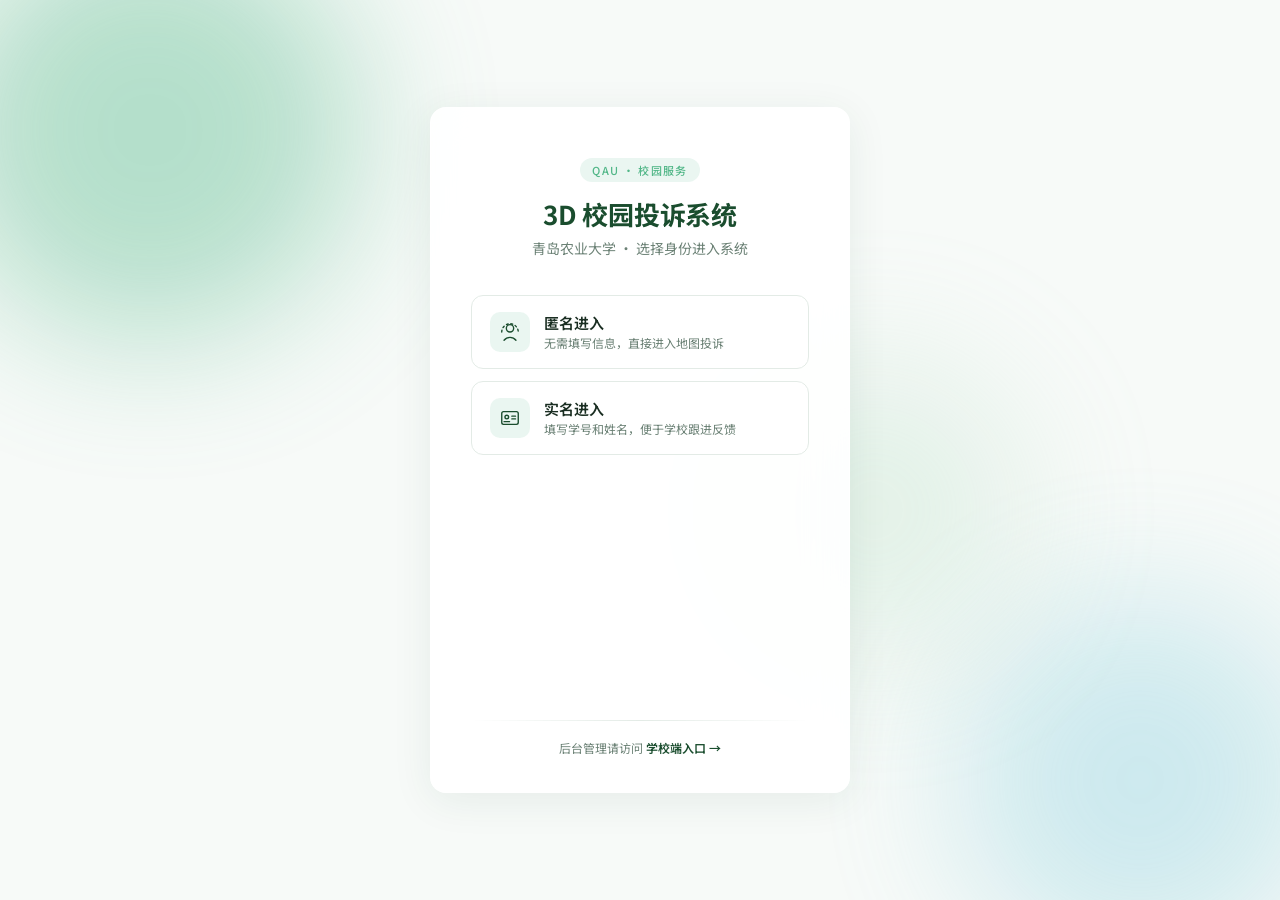
<file: index.html>
<!DOCTYPE html>
<html lang="zh-CN">
<head>
<meta charset="UTF-8">
<meta name="viewport" content="width=device-width, initial-scale=1.0">
<title>3D校园投诉系统 - 入口</title>
<link rel="preconnect" href="https://fonts.googleapis.com">
<link rel="preconnect" href="https://fonts.gstatic.com" crossorigin>
<link href="https://fonts.googleapis.com/css2?family=Noto+Sans+SC:wght@400;500;700&display=swap" rel="stylesheet">
<link rel="stylesheet" href="css/common.css">
<link rel="stylesheet" href="css/entrance.css">
</head>
<body class="entrance-body">

<!-- 背景光斑层 -->
<div class="ambient-bg">
  <span class="blob blob-1"></span>
  <span class="blob blob-2"></span>
  <span class="blob blob-3"></span>
</div>

<main class="entrance-card">
  <div class="card-header">
    <div class="eyebrow">QAU · 校园服务</div>
    <h1 class="entrance-title">3D 校园投诉系统</h1>
    <p class="entrance-subtitle">青岛农业大学 · 选择身份进入系统</p>
  </div>

  <!-- 选项区 -->
  <div class="entrance-options" id="options-area">
    <button class="entrance-btn anonymous" onclick="enterAnonymous()">
      <span class="btn-icon" aria-hidden="true">
        <svg viewBox="0 0 24 24" fill="none" stroke="currentColor" stroke-width="1.5" stroke-linecap="round" stroke-linejoin="round">
          <circle cx="12" cy="8" r="4"/>
          <path d="M5.5 21a8.38 8.38 0 0 1 13 0"/>
          <path d="M3 12a9 9 0 0 1 18 0" stroke-dasharray="2 3"/>
        </svg>
      </span>
      <span class="label-wrap">
        <span class="main">匿名进入</span>
        <span class="desc">无需填写信息，直接进入地图投诉</span>
      </span>
      <span class="arrow" aria-hidden="true">
        <svg viewBox="0 0 24 24" fill="none" stroke="currentColor" stroke-width="1.5" stroke-linecap="round" stroke-linejoin="round"><path d="M5 12h14M13 6l6 6-6 6"/></svg>
      </span>
    </button>
    <button class="entrance-btn realname" onclick="showRealnameForm()">
      <span class="btn-icon" aria-hidden="true">
        <svg viewBox="0 0 24 24" fill="none" stroke="currentColor" stroke-width="1.5" stroke-linecap="round" stroke-linejoin="round">
          <rect x="3" y="5" width="18" height="14" rx="2"/>
          <circle cx="8.5" cy="11" r="2"/>
          <path d="M14 10h4M14 13h4M5.5 16h6"/>
        </svg>
      </span>
      <span class="label-wrap">
        <span class="main">实名进入</span>
        <span class="desc">填写学号和姓名，便于学校跟进反馈</span>
      </span>
      <span class="arrow" aria-hidden="true">
        <svg viewBox="0 0 24 24" fill="none" stroke="currentColor" stroke-width="1.5" stroke-linecap="round" stroke-linejoin="round"><path d="M5 12h14M13 6l6 6-6 6"/></svg>
      </span>
    </button>
  </div>

  <!-- 实名表单 -->
  <div class="realname-form" id="realname-form">
    <div class="form-group">
      <label for="student-id">学号</label>
      <input type="text" id="student-id" placeholder="请输入学号" autocomplete="off">
    </div>
    <div class="form-group">
      <label for="student-name">姓名</label>
      <input type="text" id="student-name" placeholder="请输入姓名" autocomplete="off">
    </div>
    <div class="form-actions">
      <button class="btn btn-secondary" onclick="backToOptions()">返回</button>
      <button class="btn btn-primary" onclick="enterRealname()">进入系统</button>
    </div>
  </div>

  <div class="entrance-divider"></div>
  <div class="entrance-footer">
    后台管理请访问 <a href="admin.html" class="admin-link">学校端入口 →</a>
  </div>
</main>

<div id="toast"></div>

<script src="js/storage.js"></script>
<script>
function showToast(msg, type='info') {
  const toast = document.getElementById('toast');
  toast.className = type;
  toast.innerHTML = `<span class="toast-icon">${type==='success'?'✅':type==='error'?'❌':'ℹ️'}</span>${msg}`;
  toast.classList.add('show');
  clearTimeout(window._toastTimer);
  window._toastTimer = setTimeout(() => toast.classList.remove('show'), 2500);
}

// 匿名进入
function enterAnonymous() {
  Store.setUser({ type: 'anonymous', studentId: '', name: '匿名用户' });
  window.location.href = 'student.html';
}

// 显示实名表单
function showRealnameForm() {
  document.getElementById('options-area').classList.add('hide');
  document.getElementById('realname-form').classList.add('show');
}

// 返回选项
function backToOptions() {
  document.getElementById('options-area').classList.remove('hide');
  document.getElementById('realname-form').classList.remove('show');
}

// 实名进入
function enterRealname() {
  const id = document.getElementById('student-id').value.trim();
  const name = document.getElementById('student-name').value.trim();
  if (!id) { showToast('请输入学号', 'error'); return; }
  if (!name) { showToast('请输入姓名', 'error'); return; }
  Store.setUser({ type: 'realname', studentId: id, name: name });
  showToast('欢迎，' + name + '！', 'success');
  setTimeout(() => { window.location.href = 'student.html'; }, 600);
}
</script>
</body>
</html>
</file>
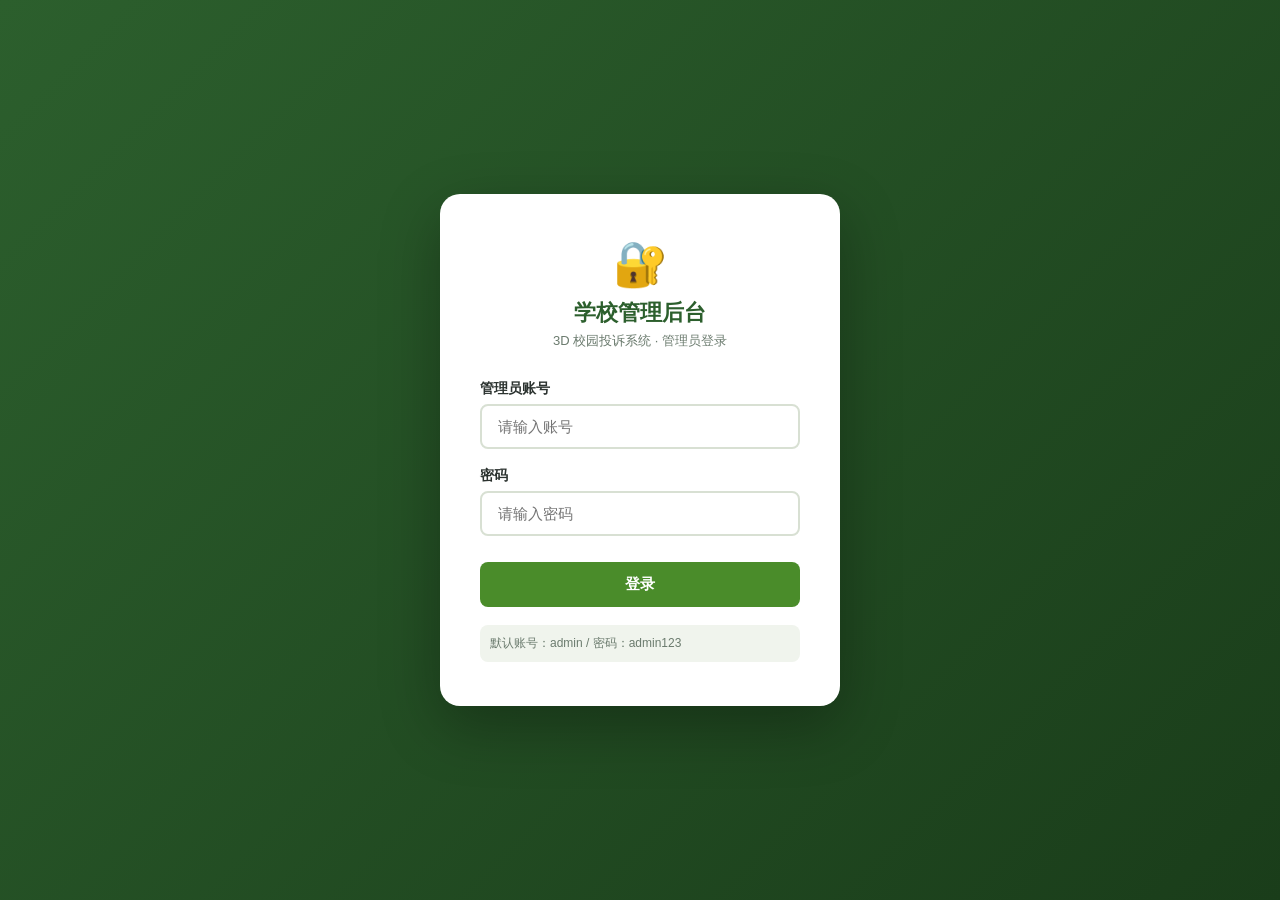
<file: admin.html>
<!DOCTYPE html>
<html lang="zh-CN">
<head>
<meta charset="UTF-8">
<meta name="viewport" content="width=device-width, initial-scale=1.0">
<title>3D校园投诉系统 - 学校后台</title>
<link rel="stylesheet" href="css/common.css">
<link rel="stylesheet" href="css/admin.css">
</head>
<body class="admin-body">

<!-- ═══ 登录页 ═══ -->
<div id="login-page" class="login-wrapper">
  <div class="login-card">
    <div class="login-logo">🔐</div>
    <h1>学校管理后台</h1>
    <p class="login-sub">3D 校园投诉系统 · 管理员登录</p>
    <div class="login-form">
      <div class="form-group">
        <label>管理员账号</label>
        <input type="text" id="admin-account" placeholder="请输入账号" autocomplete="off">
      </div>
      <div class="form-group">
        <label>密码</label>
        <input type="password" id="admin-password" placeholder="请输入密码">
      </div>
      <button class="btn btn-primary" onclick="adminLogin()">登录</button>
      <div class="login-hint">默认账号：admin / 密码：admin123</div>
    </div>
  </div>
</div>

<!-- ═══ 后台主体 ═══ -->
<div id="admin-page" class="admin-layout" style="display:none;">
  <header class="admin-header">
    <div class="header-left">
      <span class="logo">🏫</span>
      <h1>校园投诉管理后台</h1>
    </div>
    <div class="header-right">
      <span class="admin-info">管理员 admin</span>
      <button class="logout-btn" onclick="adminLogout()">退出登录</button>
    </div>
  </header>

  <main class="admin-main">
    <!-- 统计卡片 -->
    <div class="stats-grid" id="stats-grid"></div>

    <!-- 筛选栏 -->
    <div class="filter-bar">
      <label>方向：</label>
      <select id="filter-category">
        <option value="">全部</option>
        <option value="hygiene">卫生问题</option>
        <option value="safety">安全隐患</option>
        <option value="other">其他</option>
      </select>
      <label>状态：</label>
      <select id="filter-status">
        <option value="">全部</option>
        <option value="pending">待回复</option>
        <option value="replied">已回复</option>
      </select>
      <label>搜索：</label>
      <input type="text" id="filter-search" placeholder="建筑/内容/投诉人...">
      <button class="clear-btn" onclick="clearFilters()">清空筛选</button>
    </div>

    <!-- 投诉列表 -->
    <div class="complaint-table-wrap">
      <div class="table-header">
        <h2>投诉列表</h2>
        <span class="count" id="list-count"></span>
      </div>
      <div id="table-content"></div>
    </div>
  </main>
</div>

<!-- ═══ 详情/回复弹窗 ═══ -->
<div id="detail-modal">
  <div class="modal-card">
    <div class="modal-header">
      <h2 id="modal-title">投诉详情</h2>
      <button class="close-btn" onclick="closeModal()">✕</button>
    </div>
    <div class="modal-body" id="modal-body"></div>
  </div>
</div>

<div id="toast"></div>

<script src="js/storage.js"></script>
<script src="js/campus-data.js"></script>
<script>
// ═══ Toast ═══
function showToast(msg, type='info') {
  const toast = document.getElementById('toast');
  toast.className = type;
  toast.innerHTML = `<span class="toast-icon">${type==='success'?'✅':type==='error'?'❌':'ℹ️'}</span>${msg}`;
  toast.classList.add('show');
  clearTimeout(window._toastTimer);
  window._toastTimer = setTimeout(() => toast.classList.remove('show'), 3000);
}

// ═══ 登录状态 ═══
const ADMIN_ACCOUNT = 'admin';
const ADMIN_PASSWORD = 'admin123';

function checkLogin() {
  if (localStorage.getItem('qau_admin') === '1') {
    showAdmin();
  }
}

function adminLogin() {
  const acc = document.getElementById('admin-account').value.trim();
  const pwd = document.getElementById('admin-password').value.trim();
  if (!acc || !pwd) { showToast('请输入账号和密码', 'error'); return; }
  if (acc === ADMIN_ACCOUNT && pwd === ADMIN_PASSWORD) {
    localStorage.setItem('qau_admin', '1');
    showToast('登录成功', 'success');
    setTimeout(showAdmin, 500);
  } else {
    showToast('账号或密码错误', 'error');
  }
}

function adminLogout() {
  localStorage.removeItem('qau_admin');
  document.getElementById('admin-page').style.display = 'none';
  document.getElementById('login-page').style.display = 'flex';
  document.getElementById('admin-account').value = '';
  document.getElementById('admin-password').value = '';
}

function showAdmin() {
  document.getElementById('login-page').style.display = 'none';
  document.getElementById('admin-page').style.display = 'flex';
  renderAll();
}

// ═══ 渲染统计 ═══
function renderStats() {
  const list = Store.getComplaints();
  const stats = {
    total: list.length,
    hygiene: list.filter(c => c.category === 'hygiene').length,
    safety: list.filter(c => c.category === 'safety').length,
    other: list.filter(c => c.category === 'other').length,
    pending: list.filter(c => c.status === 'pending').length,
    urgent: list.filter(c => c.urgency >= 4).length
  };
  const cards = [
    { key:'total', icon:'📊', num:stats.total, label:'投诉总数' },
    { key:'hygiene', icon:'🧹', num:stats.hygiene, label:'卫生问题' },
    { key:'safety', icon:'⚠️', num:stats.safety, label:'安全隐患' },
    { key:'other', icon:'📋', num:stats.other, label:'其他' },
    { key:'pending', icon:'⏳', num:stats.pending, label:'待回复' },
    { key:'urgent', icon:'🚨', num:stats.urgent, label:'紧急投诉' }
  ];
  document.getElementById('stats-grid').innerHTML = cards.map(c => `
    <div class="stat-card ${c.key}">
      <div class="stat-icon">${c.icon}</div>
      <div class="stat-info">
        <div class="num">${c.num}</div>
        <div class="label">${c.label}</div>
      </div>
    </div>
  `).join('');
}

// ═══ 筛选 ═══
function getFilteredList() {
  let list = Store.getComplaints();
  const cat = document.getElementById('filter-category').value;
  const status = document.getElementById('filter-status').value;
  const search = document.getElementById('filter-search').value.trim().toLowerCase();

  if (cat) list = list.filter(c => c.category === cat);
  if (status) list = list.filter(c => c.status === status);
  if (search) {
    list = list.filter(c =>
      (c.buildingName && c.buildingName.toLowerCase().includes(search)) ||
      (c.content && c.content.toLowerCase().includes(search)) ||
      (c.reporter && c.reporter.toLowerCase().includes(search))
    );
  }
  // 按紧迫度降序排列
  list.sort((a, b) => (b.urgency || 0) - (a.urgency || 0));
  return list;
}

// ═══ 渲染列表 ═══
function renderTable() {
  const list = getFilteredList();
  const content = document.getElementById('table-content');

  document.getElementById('list-count').textContent = `共 ${list.length} 条`;

  if (list.length === 0) {
    content.innerHTML = `
      <div class="empty-state">
        <div class="icon">📭</div>
        <p>暂无投诉记录</p>
      </div>`;
    return;
  }

  content.innerHTML = `
    <table>
      <thead>
        <tr>
          <th style="width:50px">紧迫</th>
          <th>投诉地点</th>
          <th>投诉方向</th>
          <th>投诉人员</th>
          <th>投诉内容</th>
          <th>提交时间</th>
          <th>状态</th>
          <th>操作</th>
        </tr>
      </thead>
      <tbody>
        ${list.map(c => `
          <tr>
            <td style="text-align:center;font-size:16px;">${'⭐'.repeat(c.urgency || 3)}</td>
            <td><strong>${c.buildingName}</strong></td>
            <td><span class="cat-tag ${c.category}">${c.categoryName}</span></td>
            <td>${c.reporter}</td>
            <td class="content-cell"><div class="text">${escapeHtml(c.content)}</div></td>
            <td style="white-space:nowrap;font-size:13px;color:var(--text-light);">${formatTime(c.createdAt)}</td>
            <td><span class="status-tag ${c.status}">${c.status==='pending'?'待回复':'已回复'}</span></td>
            <td style="white-space:nowrap;">
              <button class="action-btn view" onclick="viewDetail('${c.id}')">详情</button>
              <button class="action-btn reply" onclick="openReply('${c.id}')">回复</button>
              <button class="action-btn delete" onclick="deleteComplaint('${c.id}')">删除</button>
            </td>
          </tr>
        `).join('')}
      </tbody>
    </table>
  `;
}

function renderAll() {
  renderStats();
  renderTable();
}

// ═══ 详情/回复 ═══
function viewDetail(id) {
  const c = Store.getComplaints().find(x => x.id === id);
  if (!c) return;
  document.getElementById('modal-title').textContent = '投诉详情';
  document.getElementById('modal-body').innerHTML = `
    <div class="detail-row"><div class="label">投诉地点</div><div class="value"><strong>${c.buildingName}</strong></div></div>
    <div class="detail-row"><div class="label">投诉方向</div><div class="value"><span class="cat-tag ${c.category}">${c.categoryName}</span></div></div>
    <div class="detail-row"><div class="label">投诉人员</div><div class="value">${c.reporter}</div></div>
    <div class="detail-row"><div class="label">提交时间</div><div class="value">${formatTime(c.createdAt)}</div></div>
    <div class="detail-row"><div class="label">投诉内容</div><div class="value"><div class="content-box">${escapeHtml(c.content)}</div></div></div>
    <div class="detail-row"><div class="label">回复状态</div><div class="value"><span class="status-tag ${c.status}">${c.status==='pending'?'待回复':'已回复'}</span></div></div>
    ${c.reply ? `<div class="detail-row"><div class="label">学校回复</div><div class="value"><div class="content-box" style="background:#e8f5e0;">${escapeHtml(c.reply)}</div></div></div>` : ''}
  `;
  document.getElementById('detail-modal').classList.add('show');
}

function openReply(id) {
  const c = Store.getComplaints().find(x => x.id === id);
  if (!c) return;
  document.getElementById('modal-title').textContent = '回复投诉';
  document.getElementById('modal-body').innerHTML = `
    <div class="detail-row"><div class="label">投诉地点</div><div class="value"><strong>${c.buildingName}</strong></div></div>
    <div class="detail-row"><div class="label">投诉方向</div><div class="value"><span class="cat-tag ${c.category}">${c.categoryName}</span></div></div>
    <div class="detail-row"><div class="label">投诉内容</div><div class="value"><div class="content-box">${escapeHtml(c.content)}</div></div></div>
    <div class="reply-section">
      <label>学校回复内容</label>
      <textarea id="reply-text" placeholder="请输入回复内容...">${c.reply || ''}</textarea>
      <button class="btn btn-primary" onclick="submitReply('${c.id}')">提交回复</button>
    </div>
  `;
  document.getElementById('detail-modal').classList.add('show');
}

function submitReply(id) {
  const text = document.getElementById('reply-text').value.trim();
  if (!text) { showToast('请输入回复内容', 'error'); return; }
  const result = checkReplySensitive(text);
  if (!result.passed) { showToast(result.message, 'error'); return; }
  Store.updateComplaint(id, { reply: text, status: 'replied' });
  showToast('回复成功', 'success');
  closeModal();
  renderAll();
}

function deleteComplaint(id) {
  if (!confirm('确定删除该投诉记录？此操作不可撤销。')) return;
  Store.deleteComplaint(id);
  showToast('已删除', 'success');
  renderAll();
}

function closeModal() {
  document.getElementById('detail-modal').classList.remove('show');
}

// 回复内容也做基础敏感词校验
function checkReplySensitive(text) {
  if (typeof checkSensitive === 'function') {
    return checkSensitive(text);
  }
  return { passed: true };
}

// ═══ 工具函数 ═══
function escapeHtml(str) {
  if (!str) return '';
  return str.replace(/&/g,'&amp;').replace(/</g,'&lt;').replace(/>/g,'&gt;').replace(/"/g,'&quot;').replace(/'/g,'&#39;');
}

function formatTime(iso) {
  const d = new Date(iso);
  const pad = n => String(n).padStart(2,'0');
  return `${d.getMonth()+1}/${d.getDate()} ${pad(d.getHours())}:${pad(d.getMinutes())}`;
}

function clearFilters() {
  document.getElementById('filter-category').value = '';
  document.getElementById('filter-status').value = '';
  document.getElementById('filter-search').value = '';
  renderTable();
}

// ═══ 事件绑定 ═══
document.getElementById('filter-category').addEventListener('change', renderTable);
document.getElementById('filter-status').addEventListener('change', renderTable);
document.getElementById('filter-search').addEventListener('input', renderTable);
document.getElementById('detail-modal').addEventListener('click', (e) => {
  if (e.target.id === 'detail-modal') closeModal();
});
document.getElementById('admin-password').addEventListener('keydown', (e) => {
  if (e.key === 'Enter') adminLogin();
});

// 回车登录
document.getElementById('admin-account').addEventListener('keydown', (e) => {
  if (e.key === 'Enter') document.getElementById('admin-password').focus();
});

// 加载敏感词库脚本（后台也需要）
const sScript = document.createElement('script');
sScript.src = 'js/sensitive-words.js';
document.head.appendChild(sScript);

// 初始化
checkLogin();
</script>
</body>
</html>
</file>
<file: css/common.css>
/* ═══ 公共样式 - 3D校园投诉系统 ═══ */
*, *::before, *::after { box-sizing: border-box; margin: 0; padding: 0; }

:root {
  --primary: #2c5f2d;
  --primary-light: #4a8c2a;
  --primary-dark: #1f4520;
  --accent: #4aa8d8;
  --bg: #f0f4ed;
  --card-bg: #ffffff;
  --text: #2c3330;
  --text-light: #6b7b6e;
  --border: #d8e0d3;
  --shadow: 0 4px 24px rgba(0,0,0,0.10);
  --shadow-sm: 0 2px 8px rgba(0,0,0,0.08);
  --radius: 12px;
  --radius-sm: 8px;
  --danger: #e74c3c;
  --warning: #e67e22;
  --success: #27ae60;
  --info: #3498db;

  /* iOS 风格缓动曲线 */
  --ease-ios: cubic-bezier(0.25, 0.1, 0.25, 1.0);
  --spring: cubic-bezier(0.34, 1.56, 0.64, 1);
  --spring-soft: cubic-bezier(0.4, 1.4, 0.55, 1);
}

body {
  font-family: -apple-system, BlinkMacSystemFont, "Segoe UI", "PingFang SC", "Microsoft YaHei", sans-serif;
  background: var(--bg);
  color: var(--text);
  min-height: 100vh;
  -webkit-font-smoothing: antialiased;
}

button {
  font-family: inherit;
  cursor: pointer;
  border: none;
  transition: all 0.25s var(--ease-ios);
  -webkit-tap-highlight-color: transparent;
}

input, textarea, select {
  font-family: inherit;
  outline: none;
}

/* 按钮 */
.btn {
  padding: 10px 24px;
  border-radius: var(--radius-sm);
  font-size: 15px;
  font-weight: 600;
  transition: all 0.3s var(--spring);
  position: relative;
  overflow: hidden;
}
.btn:active { transform: scale(0.96); transition: transform 0.12s var(--spring); }

.btn-primary {
  background: var(--primary-light);
  color: #fff;
}
.btn-primary:hover { background: var(--primary); transform: translateY(-1px); box-shadow: var(--shadow-sm); }

.btn-secondary {
  background: #e0e6dc;
  color: var(--text);
}
.btn-secondary:hover { background: #d0d8c6; }
.btn-danger { background: var(--danger); color: #fff; }
.btn-danger:hover { background: #c0392b; }

/* Toast 提示 */
#toast {
  position: fixed;
  top: 24px;
  left: 50%;
  transform: translateX(-50%) translateY(-120px);
  background: rgba(255,255,255,0.96);
  backdrop-filter: blur(20px);
  -webkit-backdrop-filter: blur(20px);
  padding: 14px 28px;
  border-radius: 14px;
  box-shadow: 0 8px 32px rgba(0,0,0,0.12);
  z-index: 9999;
  font-size: 15px;
  font-weight: 500;
  transition: transform 0.5s var(--spring), opacity 0.3s var(--ease-ios);
  opacity: 0;
  display: flex;
  align-items: center;
  gap: 10px;
  max-width: 90%;
}
#toast.show { transform: translateX(-50%) translateY(0); opacity: 1; }
#toast.success { border-left: 4px solid var(--success); }
#toast.error { border-left: 4px solid var(--danger); }
#toast.info { border-left: 4px solid var(--info); }
#toast .toast-icon { font-size: 20px; }
</file>
<file: css/entrance.css>
/* ═══ 入口页样式 — 简约灵动 ═══ */

/* ── 本页专属变量 ── */
.entrance-body {
  --bg-base: #f7faf8;
  --card-bg: #ffffff;
  --ink: #1a2e22;
  --ink-soft: #6b8175;
  --brand: #1a4d2e;
  --accent: #52b788;
  --accent-soft: rgba(82, 183, 136, 0.12);
  --border: #e3ebe6;
  --radius-card: 16px;
  --radius-btn: 12px;
  --radius-input: 10px;

  display: flex;
  align-items: center;
  justify-content: center;
  background: var(--bg-base);
  min-height: 100vh;
  padding: 24px;
  font-family: "Noto Sans SC", -apple-system, BlinkMacSystemFont, sans-serif;
  position: relative;
  overflow: hidden;
}

/* ── 背景光斑层（签名灵动元素）── */
.ambient-bg {
  position: fixed;
  inset: 0;
  z-index: 0;
  overflow: hidden;
  pointer-events: none;
}

.blob {
  position: absolute;
  border-radius: 50%;
  filter: blur(70px);
  opacity: 0.4;
  will-change: transform;
}
.blob-1 {
  width: 420px; height: 420px;
  background: var(--accent);
  top: -80px; left: -60px;
  animation: float1 24s ease-in-out infinite;
}
.blob-2 {
  width: 360px; height: 360px;
  background: #6cc4d8;
  bottom: -60px; right: -40px;
  opacity: 0.3;
  animation: float2 28s ease-in-out infinite;
}
.blob-3 {
  width: 300px; height: 300px;
  background: #a8d8b9;
  top: 40%; right: 20%;
  opacity: 0.25;
  animation: float3 20s ease-in-out infinite;
}

@keyframes float1 {
  0%, 100% { transform: translate(0, 0) scale(1); }
  33%      { transform: translate(60px, 40px) scale(1.1); }
  66%      { transform: translate(-20px, 80px) scale(0.95); }
}
@keyframes float2 {
  0%, 100% { transform: translate(0, 0) scale(1); }
  50%      { transform: translate(-50px, -40px) scale(1.15); }
}
@keyframes float3 {
  0%, 100% { transform: translate(0, 0) scale(1); }
  40%      { transform: translate(-40px, 30px) scale(1.08); }
  70%      { transform: translate(30px, -50px) scale(0.92); }
}

/* ── 卡片 ── */
.entrance-card {
  position: relative;
  z-index: 1;
  background: rgba(255, 255, 255, 0.92);
  backdrop-filter: blur(20px);
  -webkit-backdrop-filter: blur(20px);
  border: 1px solid rgba(255, 255, 255, 0.6);
  border-radius: var(--radius-card);
  padding: 48px 40px 36px;
  box-shadow: 0 8px 40px rgba(26, 77, 46, 0.08);
  max-width: 420px;
  width: 100%;
  animation: cardIn 0.6s var(--spring);
}

@keyframes cardIn {
  from { opacity: 0; transform: translateY(24px); }
  to   { opacity: 1; transform: translateY(0); }
}

/* ── 标题区 ── */
.card-header { text-align: center; margin-bottom: 36px; }

.eyebrow {
  display: inline-block;
  font-size: 11px;
  font-weight: 500;
  letter-spacing: 0.12em;
  text-transform: uppercase;
  color: var(--accent);
  background: var(--accent-soft);
  padding: 4px 12px;
  border-radius: 20px;
  margin-bottom: 16px;
}

.entrance-title {
  font-size: 26px;
  font-weight: 700;
  letter-spacing: -0.01em;
  color: var(--brand);
  margin-bottom: 8px;
  line-height: 1.2;
}

.entrance-subtitle {
  font-size: 14px;
  color: var(--ink-soft);
  line-height: 1.5;
}

/* ── 选项按钮 ── */
.entrance-options {
  display: flex;
  flex-direction: column;
  gap: 12px;
  transition: opacity 0.3s ease, transform 0.3s ease;
}
.entrance-options.hide {
  opacity: 0;
  transform: translateY(-8px);
  pointer-events: none;
  position: absolute;
}

.entrance-btn {
  display: flex;
  align-items: center;
  gap: 14px;
  padding: 16px 18px;
  border-radius: var(--radius-btn);
  font-size: 15px;
  font-weight: 600;
  text-align: left;
  width: 100%;
  background: var(--card-bg);
  border: 1.5px solid var(--border);
  color: var(--ink);
  position: relative;
  overflow: hidden;
  transition: all 0.4s var(--ease-ios), border-color 0.4s var(--ease-ios);
  animation: btnIn 0.45s var(--spring) both;
}
/* 渐变层 — hover 时淡入 */
.entrance-btn::after {
  content: '';
  position: absolute; inset: 0;
  opacity: 0;
  transition: opacity 1s var(--ease-ios);
  z-index: 0;
  border-radius: inherit;
}
.entrance-btn.anonymous::after {
  background: linear-gradient(135deg, #4aa8d8, #3a7fc0);
}
.entrance-btn.realname::after {
  background: linear-gradient(135deg, #2c9f5a, #1a6d3e);
}

/* 所有子元素在渐变层之上 */
.entrance-btn .btn-icon,
.entrance-btn .label-wrap,
.entrance-btn .arrow { position: relative; z-index: 1; }

/* hover — 渐变层淡入 */
.entrance-btn:hover::after { opacity: 1; }
.entrance-btn:hover {
  border-color: transparent;
  color: #fff;
  transform: translateY(-3px);
}
.entrance-btn.anonymous:hover { box-shadow: 0 10px 28px rgba(74, 168, 216, 0.35); }
.entrance-btn.realname:hover { box-shadow: 0 10px 28px rgba(44, 159, 90, 0.35); }
.entrance-btn:hover .btn-icon { background: rgba(255,255,255,0.2); color: #fff; }
.entrance-btn:hover .label-wrap .main,
.entrance-btn:hover .label-wrap .desc { color: rgba(255,255,255,0.92); }
.entrance-btn:hover .arrow { opacity: 1; transform: translateX(0); color: #fff; }
.entrance-btn:nth-child(1) { animation-delay: 0.15s; }
.entrance-btn:nth-child(2) { animation-delay: 0.28s; }

@keyframes btnIn {
  from { opacity: 0; transform: translateY(12px); }
  to   { opacity: 1; transform: translateY(0); }
}

.entrance-btn .btn-icon {
  width: 40px; height: 40px;
  flex-shrink: 0;
  display: flex; align-items: center; justify-content: center;
  border-radius: 10px;
  background: var(--accent-soft);
  color: var(--brand);
  transition: all 0.25s var(--ease-ios);
}
.entrance-btn .btn-icon svg { width: 22px; height: 22px; }

.entrance-btn .label-wrap { flex: 1; display: flex; flex-direction: column; gap: 2px; }
.entrance-btn .label-wrap .main { font-size: 15px; color: var(--ink); }
.entrance-btn .label-wrap .desc { font-size: 12px; font-weight: 400; color: var(--ink-soft); line-height: 1.4; }

.entrance-btn .arrow {
  width: 18px; height: 18px;
  color: var(--ink-soft);
  opacity: 0;
  transform: translateX(-6px);
  transition: all 0.25s var(--ease-ios);
  flex-shrink: 0;
}
.entrance-btn .arrow svg { width: 100%; height: 100%; }

/* active — 按压感 */
.entrance-btn:active { transform: translateY(0) scale(0.97); transition: transform 0.12s var(--spring); }

/* ── 实名表单 ── */
.realname-form {
  opacity: 0;
  transform: translateY(8px);
  pointer-events: none;
  transition: opacity 0.35s var(--ease-ios), transform 0.35s var(--spring);
}
.realname-form.show {
  opacity: 1;
  transform: translateY(0);
  pointer-events: auto;
}

.form-group { margin-bottom: 18px; }
.form-group label {
  display: block;
  font-size: 13px;
  font-weight: 500;
  color: var(--ink);
  margin-bottom: 7px;
  letter-spacing: 0.01em;
}
.form-group input {
  width: 100%;
  padding: 13px 16px;
  border: 1.5px solid var(--border);
  border-radius: var(--radius-input);
  font-size: 15px;
  color: var(--ink);
  background: #fafdfb;
  transition: border-color 0.2s var(--ease-ios), box-shadow 0.25s var(--ease-ios), background 0.2s var(--ease-ios);
}
.form-group input::placeholder { color: #aab8af; }
.form-group input:focus {
  border-color: var(--accent);
  background: #fff;
  box-shadow: 0 0 0 3px rgba(82, 183, 136, 0.14);
}

.form-actions {
  display: flex;
  gap: 10px;
  margin-top: 22px;
}
.form-actions .btn {
  flex: 1;
  padding: 12px;
  border-radius: var(--radius-btn);
  font-size: 15px;
  font-weight: 600;
  transition: all 0.2s;
}
.form-actions .btn-primary {
  background: var(--brand);
  color: #fff;
}
.form-actions .btn-primary:hover { background: #143d24; box-shadow: 0 4px 12px rgba(26,77,46,0.25); }
.form-actions .btn-primary:active { transform: scale(0.98); }
.form-actions .btn-secondary {
  background: transparent;
  border: 1.5px solid var(--border);
  color: var(--ink-soft);
}
.form-actions .btn-secondary:hover { border-color: var(--ink-soft); color: var(--ink); }
.form-actions .btn-secondary:active { transform: scale(0.98); }

/* ── 底部分隔与链接 ── */
.entrance-divider {
  height: 1px;
  background: linear-gradient(90deg, transparent, var(--border), transparent);
  margin: 28px 0 18px;
}

.entrance-footer {
  text-align: center;
  font-size: 12px;
  color: var(--ink-soft);
}
.entrance-footer .admin-link {
  color: var(--brand);
  font-weight: 600;
  text-decoration: none;
  transition: color 0.2s;
}
.entrance-footer .admin-link:hover { color: var(--accent); }

/* ── 响应式 ── */
@media (max-width: 480px) {
  .entrance-card { padding: 36px 24px 28px; }
  .entrance-title { font-size: 22px; }
  .blob-1 { width: 280px; height: 280px; }
  .blob-2 { width: 240px; height: 240px; }
  .blob-3 { width: 200px; height: 200px; }
  .entrance-btn { padding: 14px 14px; }
  .entrance-btn .btn-icon { width: 36px; height: 36px; }
}

/* ── 尊重 reduced-motion ── */
@media (prefers-reduced-motion: reduce) {
  .blob { animation: none !important; }
  .entrance-card,
  .entrance-btn { animation: none !important; }
  .entrance-options,
  .realname-form { transition: none !important; }
  * { scroll-behavior: auto !important; }
}
</file>
<file: css/admin.css>
/* ═══ 后台管理样式 ═══ */
.admin-body { background: var(--bg); }

/* 登录页 */
.login-wrapper {
  display: flex; align-items: center; justify-content: center;
  min-height: 100vh; background: linear-gradient(135deg, #2c5f2d, #1a3d1a);
  padding: 20px;
}
.login-card {
  background: #fff; border-radius: 20px; padding: 44px 40px;
  box-shadow: 0 20px 60px rgba(0,0,0,0.3);
  width: 100%; max-width: 400px; text-align: center;
}
.login-logo { font-size: 44px; margin-bottom: 8px; }
.login-card h1 { font-size: 22px; color: var(--primary); margin-bottom: 4px; }
.login-card .login-sub { font-size: 13px; color: var(--text-light); margin-bottom: 30px; }
.login-form { text-align: left; }
.login-form .form-group { margin-bottom: 18px; }
.login-form .form-group label {
  display: block; font-size: 14px; font-weight: 600; margin-bottom: 6px;
}
.login-form .form-group input {
  width: 100%; padding: 12px 16px;
  border: 2px solid var(--border); border-radius: var(--radius-sm);
  font-size: 15px; transition: border-color 0.2s var(--ease-ios);
}
.login-form .form-group input:focus { border-color: var(--primary-light); }
.login-form .btn { width: 100%; padding: 13px; margin-top: 8px; }
.login-hint {
  margin-top: 18px; padding: 10px; background: #f0f4ed;
  border-radius: var(--radius-sm); font-size: 12px; color: var(--text-light);
}

/* 后台主体 */
.admin-layout { min-height: 100vh; display: flex; flex-direction: column; }

.admin-header {
  background: linear-gradient(135deg, var(--primary), var(--primary-dark));
  color: #fff; padding: 0 24px; height: 60px;
  display: flex; align-items: center; justify-content: space-between;
  box-shadow: 0 2px 12px rgba(0,0,0,0.15); position: sticky; top: 0; z-index: 50;
}
.admin-header .header-left { display: flex; align-items: center; gap: 12px; }
.admin-header .header-left .logo { font-size: 24px; }
.admin-header .header-left h1 { font-size: 18px; font-weight: 700; }
.admin-header .header-right { display: flex; align-items: center; gap: 16px; }
.admin-header .admin-info { font-size: 14px; opacity: 0.9; }
.admin-header .logout-btn {
  background: rgba(255,255,255,0.15); color: #fff;
  padding: 6px 16px; border-radius: 6px; font-size: 13px;
}
.admin-header .logout-btn:hover { background: rgba(255,255,255,0.3); }

.admin-main { padding: 24px; max-width: 1400px; margin: 0 auto; width: 100%; }

/* 统计卡片 */
.stats-grid {
  display: grid; grid-template-columns: repeat(auto-fit, minmax(180px, 1fr));
  gap: 16px; margin-bottom: 24px;
}
.stat-card {
  background: #fff; border-radius: var(--radius); padding: 20px;
  box-shadow: var(--shadow-sm); display: flex; align-items: center; gap: 16px;
  border-left: 4px solid var(--primary-light);
}
.stat-card .stat-icon {
  width: 52px; height: 52px; border-radius: 12px;
  display: flex; align-items: center; justify-content: center;
  font-size: 26px; flex-shrink: 0;
}
.stat-card .stat-info .num { font-size: 28px; font-weight: 700; color: var(--text); line-height: 1; }
.stat-card .stat-info .label { font-size: 13px; color: var(--text-light); margin-top: 4px; }
.stat-card.hygiene { border-left-color: var(--warning); }
.stat-card.hygiene .stat-icon { background: #fef0e6; }
.stat-card.safety { border-left-color: var(--danger); }
.stat-card.safety .stat-icon { background: #fdeaea; }
.stat-card.other { border-left-color: var(--info); }
.stat-card.other .stat-icon { background: #e8f4fd; }
.stat-card.total { border-left-color: var(--primary-light); }
.stat-card.total .stat-icon { background: #e8f5e0; }
.stat-card.pending { border-left-color: #f39c12; }
.stat-card.pending .stat-icon { background: #fef5e7; }
.stat-card.urgent { border-left-color: #e74c3c; }
.stat-card.urgent .stat-icon { background: #fdeaea; }

/* 筛选栏 */
.filter-bar {
  background: #fff; border-radius: var(--radius); padding: 16px 20px;
  box-shadow: var(--shadow-sm); margin-bottom: 20px;
  display: flex; align-items: center; gap: 16px; flex-wrap: wrap;
}
.filter-bar label { font-size: 13px; font-weight: 600; color: var(--text); }
.filter-bar select, .filter-bar input {
  padding: 8px 14px; border: 2px solid var(--border);
  border-radius: 6px; font-size: 14px;
}
.filter-bar select:focus, .filter-bar input:focus { border-color: var(--primary-light); }
.filter-bar .spacer { flex: 1; }
.filter-bar .clear-btn {
  background: #f0f0f0; color: var(--text-light);
  padding: 8px 16px; border-radius: 6px; font-size: 13px;
}
.filter-bar .clear-btn:hover { background: #e0e0e0; }

/* 投诉列表 */
.complaint-table-wrap {
  background: #fff; border-radius: var(--radius);
  box-shadow: var(--shadow-sm); overflow: hidden;
}
.table-header {
  padding: 16px 20px; border-bottom: 1px solid var(--border);
  display: flex; align-items: center; justify-content: space-between;
}
.table-header h2 { font-size: 16px; font-weight: 700; color: var(--text); }
.table-header .count { font-size: 13px; color: var(--text-light); }

table {
  width: 100%; border-collapse: collapse;
}
thead th {
  background: #f7f9f5; padding: 12px 16px; text-align: left;
  font-size: 13px; font-weight: 600; color: var(--text);
  border-bottom: 2px solid var(--border); white-space: nowrap;
}
tbody td {
  padding: 14px 16px; font-size: 14px; color: var(--text);
  border-bottom: 1px solid #f0f2ee; vertical-align: top;
}
tbody tr:hover { background: #fafdf8; }
tbody tr:last-child td { border-bottom: none; }

.cat-tag {
  display: inline-block; padding: 3px 10px; border-radius: 12px;
  font-size: 12px; font-weight: 600;
}
.cat-tag.hygiene { background: #fef0e6; color: #e67e22; }
.cat-tag.safety { background: #fdeaea; color: #e74c3c; }
.cat-tag.other { background: #e8f4fd; color: #3498db; }

.status-tag {
  display: inline-block; padding: 3px 10px; border-radius: 12px;
  font-size: 12px; font-weight: 600;
}
.status-tag.pending { background: #fef5e7; color: #f39c12; }
.status-tag.replied { background: #e8f8ee; color: #27ae60; }

.content-cell { max-width: 260px; }
.content-cell .text {
  display: -webkit-box; -webkit-line-clamp: 2; -webkit-box-orient: vertical;
  overflow: hidden; line-height: 1.5;
}
.reply-cell .reply-text {
  font-size: 13px; color: var(--text-light);
  display: -webkit-box; -webkit-line-clamp: 2; -webkit-box-orient: vertical;
  overflow: hidden;
}

.action-btn {
  padding: 5px 12px; border-radius: 6px; font-size: 12px;
  font-weight: 600; margin-right: 6px;
}
.action-btn.reply { background: var(--primary-light); color: #fff; }
.action-btn.reply:hover { background: var(--primary); }
.action-btn.view { background: #e8f4fd; color: var(--info); }
.action-btn.view:hover { background: #d0e8fa; }
.action-btn.delete { background: #fdeaea; color: var(--danger); }
.action-btn.delete:hover { background: #f8d8d5; }

.empty-state {
  text-align: center; padding: 60px 20px; color: var(--text-light);
}
.empty-state .icon { font-size: 48px; margin-bottom: 12px; opacity: 0.5; }

/* 详情/回复弹窗 */
#detail-modal {
  position: fixed; top: 0; left: 0; width: 100%; height: 100%;
  background: rgba(0,0,0,0.5); z-index: 300;
  display: none; align-items: center; justify-content: center; padding: 20px;
}
#detail-modal.show { display: flex; }
.modal-card {
  background: #fff; border-radius: 16px; width: 100%; max-width: 560px;
  max-height: 85vh; overflow-y: auto; box-shadow: 0 20px 60px rgba(0,0,0,0.3);
  animation: fadeUp 0.4s var(--spring);
}
@keyframes fadeUp { from { opacity:0; transform: translateY(20px);} to { opacity:1; transform: translateY(0);} }
.modal-header {
  padding: 20px 24px; border-bottom: 1px solid var(--border);
  display: flex; align-items: center; justify-content: space-between;
}
.modal-header h2 { font-size: 18px; font-weight: 700; }
.modal-header .close-btn {
  background: #f0f0f0; width: 32px; height: 32px; border-radius: 50%;
  font-size: 18px; display: flex; align-items: center; justify-content: center;
}
.modal-header .close-btn:hover { background: #e0e0e0; }
.modal-body { padding: 24px; }
.detail-row { display: flex; margin-bottom: 16px; }
.detail-row .label {
  width: 90px; font-size: 14px; font-weight: 600; color: var(--text-light);
  flex-shrink: 0;
}
.detail-row .value { font-size: 14px; color: var(--text); flex: 1; line-height: 1.6; }
.detail-row .value .content-box {
  background: #f7f9f5; padding: 12px 16px; border-radius: 8px;
  line-height: 1.7; margin-top: 4px;
}

.reply-section { margin-top: 20px; }
.reply-section label { display: block; font-size: 14px; font-weight: 600; margin-bottom: 8px; }
.reply-section textarea {
  width: 100%; min-height: 100px; padding: 12px;
  border: 2px solid var(--border); border-radius: 8px;
  font-size: 14px; resize: vertical; line-height: 1.6;
}
.reply-section textarea:focus { border-color: var(--primary-light); }
.reply-section .btn { margin-top: 12px; padding: 10px 28px; }
</file>
